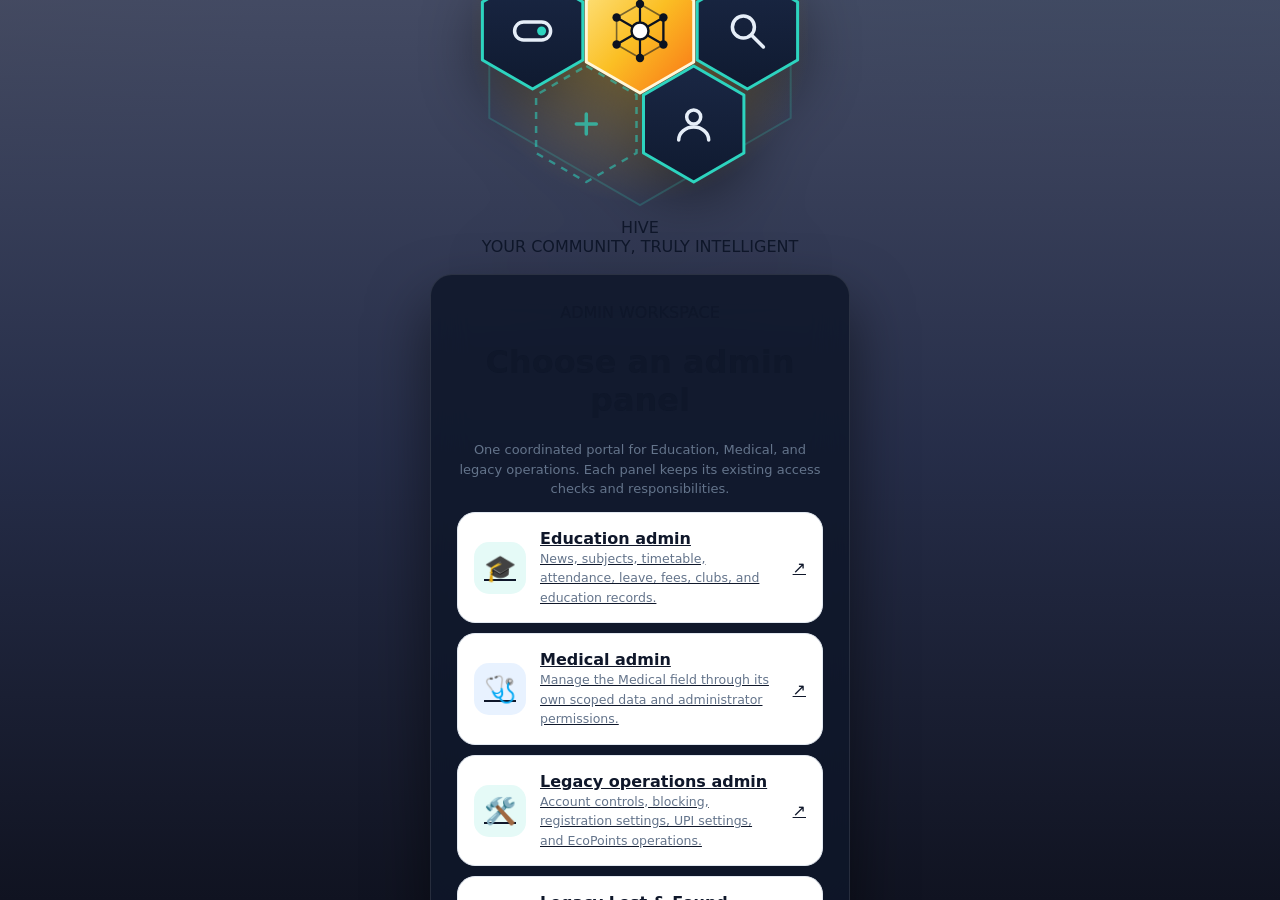
<file: admin.html>
<!DOCTYPE html>
<html lang="en" data-theme="light">
<head>
<meta charset="UTF-8">
<meta name="viewport" content="width=device-width, initial-scale=1, viewport-fit=cover">
<meta name="robots" content="noindex, nofollow">
<meta name="theme-color" content="#0b1220">
<title>HIVE Admin Hub</title>
<link rel="icon" href="icon.svg" type="image/svg+xml">
<link rel="stylesheet" href="styles.css">
<link rel="stylesheet" href="hive.css">
<link rel="stylesheet" href="hive-ui.css">
</head>
<body>
<div class="phone admin-hub-page">
  <div class="login-hero admin-hub-hero">
    <div class="login-hero-inner admin-hub-inner">
      <div class="hv-logo login-brand-assembly" role="img" aria-label="HIVE — your community, truly intelligent">
        <img class="login-brand-mark" src="hive_mark.svg" width="336" height="368" alt="" decoding="async">
        <div class="login-brand-wordmark">HIVE</div>
        <div class="login-brand-tagline">YOUR COMMUNITY, TRULY INTELLIGENT</div>
      </div>
      <div class="login-form-card admin-hub-card">
        <div class="admin-eyebrow">ADMIN WORKSPACE</div>
        <h1>Choose an admin panel</h1>
        <p class="hsub admin-hub-sub">One coordinated portal for Education, Medical, and legacy operations. Each panel keeps its existing access checks and responsibilities.</p>
        <a class="fcard admin-choice" href="admin-education.html"><span class="fe">🎓</span><span><b>Education admin</b><small>News, subjects, timetable, attendance, leave, fees, clubs, and education records.</small></span><span class="admin-arrow">↗</span></a>
        <a class="fcard admin-choice med" href="admin-medical.html"><span class="fe">🩺</span><span><b>Medical admin</b><small>Manage the Medical field through its own scoped data and administrator permissions.</small></span><span class="admin-arrow">↗</span></a>
        <a class="fcard admin-choice" href="ops.html"><span class="fe">🛠️</span><span><b>Legacy operations admin</b><small>Account controls, blocking, registration settings, UPI settings, and EcoPoints operations.</small></span><span class="admin-arrow">↗</span></a>
        <a class="fcard admin-choice" href="admin_legacy.html"><span class="fe">🧭</span><span><b>Legacy Lost &amp; Found admin</b><small>Open the older dedicated Lost &amp; Found management page.</small></span><span class="admin-arrow">↗</span></a>
        <div class="login-footer-note"><a class="adminlink" href="index.html">← Back to the HIVE app</a></div>
      </div>
    </div>
  </div>
</div>
</body>
</html>
</file>
<file: styles.css>
:root{
  --primary:#1d4ed8; --primary-dark:#0b1f4d; --accent:#2563eb; --gold:#f59e0b;
  --bg:#eef2fb; --card:#ffffff; --text:#0f172a; --muted:#64748b; --line:#e2e8f0;
  --found:#15803d; --found-bg:#dcfce7; --lost:#b91c1c; --lost-bg:#fee2e2;
}
@media (prefers-color-scheme: dark){
  :root:not([data-theme="light"]){
    --bg:#0b1220; --card:#16203a; --text:#e7ecf7; --muted:#93a1c0; --line:#25324f;
    --found-bg:#0d2f1d; --lost-bg:#3a1414;
  }
}
:root[data-theme="dark"]{
  --bg:#0b1220; --card:#16203a; --text:#e7ecf7; --muted:#93a1c0; --line:#25324f;
  --found-bg:#0d2f1d; --lost-bg:#3a1414;
}
*{box-sizing:border-box;-webkit-tap-highlight-color:transparent;}
html{height:100%;}
body{margin:0; min-height:100%; font-family:-apple-system,'Segoe UI',Roboto,Helvetica,Arial,sans-serif;
  background:#070a18; color:var(--text); display:flex; overflow:hidden;}
.phone{flex:1; width:100%; max-width:none; height:100vh; height:100dvh;
  background:var(--bg); border-radius:0; box-shadow:none; overflow:hidden;
  display:flex; flex-direction:column; position:relative;}
.top{padding:20px 28px 12px; display:flex; align-items:center; justify-content:space-between; flex-shrink:0;}
.brand{display:flex; align-items:center; gap:10px; font-weight:800; color:var(--primary); font-size:18px;}
.brand svg{width:26px;height:31px;}
.bell{position:relative; width:40px; height:40px; border-radius:50%; background:var(--card); display:flex;
  align-items:center; justify-content:center; cursor:pointer; border:1px solid var(--line);}
.bell svg{width:20px;height:20px;}
.dot{position:absolute; top:7px; right:8px; width:8px; height:8px; border-radius:50%; background:var(--lost); border:2px solid var(--card);}
.back-btn{width:40px;height:40px;border-radius:50%;background:var(--card);display:flex;align-items:center;justify-content:center;
  cursor:pointer;border:1px solid var(--line);font-size:20px;color:var(--primary);}
.screen{flex:1; overflow-y:auto; overflow-x:hidden; padding:0 28px 24px; -webkit-overflow-scrolling:touch; min-height:0;}
.screen::-webkit-scrollbar{width:6px;}
.screen::-webkit-scrollbar-thumb{background:var(--line);border-radius:3px;}
.nav{display:flex; justify-content:space-around;
  padding:12px 8px calc(12px + env(safe-area-inset-bottom,0px));
  background:var(--card); border-top:1px solid var(--line); flex-shrink:0;
  position:sticky; bottom:0; z-index:10;}
.navbtn{display:flex; flex-direction:column; align-items:center; gap:4px; font-size:11px; color:var(--muted);
  background:none; border:none; cursor:pointer; padding:6px 10px; font-family:inherit; flex:1; max-width:100px; transition:color .2s;}
.navbtn svg{width:22px;height:22px;}
.navbtn.active{color:var(--primary); font-weight:700;}
.card{background:var(--card); border-radius:16px; padding:18px; border:1px solid var(--line);}
.btn{display:block; width:100%; padding:14px; border-radius:12px; border:none; font-weight:700; font-size:14px;
  cursor:pointer; text-align:center; font-family:inherit; transition:transform .15s;}
.btn-primary{background:var(--primary); color:#fff;}
.btn-primary:hover{background:#1740b8;}
.btn-primary:disabled{opacity:.5; cursor:not-allowed;}
.btn-outline{background:transparent; color:var(--primary); border:1.5px solid var(--primary);}
.btn-gold{background:var(--gold); color:#3a2600;}
.label{font-size:13px; font-weight:700; color:var(--muted); margin:16px 0 8px; display:block; text-transform:uppercase; letter-spacing:.5px;}
.input,select,textarea{width:100%; padding:13px 15px; border-radius:12px; border:1px solid var(--line);
  background:var(--card); color:var(--text); font-size:15px; font-family:inherit; outline:none; transition:border-color .2s;}
.input:focus,select:focus,textarea:focus{border-color:var(--primary); box-shadow:0 0 0 3px rgba(37,99,235,.15);}
textarea{resize:vertical; min-height:80px;}
.h1{font-size:24px; font-weight:800; margin:8px 0 4px; letter-spacing:-.4px;}
.sub{color:var(--muted); font-size:14px; margin:0 0 12px; line-height:1.5;}
.tag{font-size:11px; font-weight:800; padding:4px 10px; border-radius:20px; letter-spacing:.3px; white-space:nowrap;}
.tag.found{background:var(--found-bg); color:var(--found);}
.tag.lost{background:var(--lost-bg); color:var(--lost);}
.ico{width:48px; height:48px; border-radius:14px; display:flex; align-items:center; justify-content:center;
  font-size:22px; background:#dbe6ff; flex-shrink:0;}
.imeta{color:var(--muted); font-size:12.5px; margin-top:3px;}
.home-greeting .eyebrow{font-size:12px; font-weight:800; color:var(--primary); text-transform:uppercase; letter-spacing:1px; margin-bottom:6px;}
.home-greeting h1{font-size:28px; font-weight:800; margin:0 0 4px; letter-spacing:-.6px;}
.home-greeting p{font-size:15px; color:var(--muted); margin:0;}
.home-search{margin-bottom:16px;}
.home-search input{width:100%; padding:15px 20px; border-radius:16px; border:1px solid var(--line);
  background:var(--card); color:var(--text); font-size:15px; outline:none; font-family:inherit;}
.home-search input:focus{border-color:var(--primary); box-shadow:0 0 0 3px rgba(37,99,235,.15);}
.home-filters{display:flex; gap:10px; margin-bottom:22px; overflow-x:auto; padding-bottom:4px;}
.home-filters::-webkit-scrollbar{display:none;}
.filter-pill{padding:9px 20px; border-radius:30px; border:1px solid var(--line); background:var(--card);
  color:var(--muted); font-size:13px; font-weight:700; white-space:nowrap; cursor:pointer; font-family:inherit; transition:all .2s;}
.filter-pill.active{background:var(--primary); color:#fff; border-color:var(--primary);}
.home-actions{display:grid; grid-template-columns:1fr 1fr; gap:14px; margin-bottom:28px;}
.action-card{background:var(--card); border:1px solid var(--line); border-radius:18px; padding:20px 18px;
  cursor:pointer; transition:all .2s; text-align:left;}
.action-card:hover{border-color:var(--primary); transform:translateY(-2px); box-shadow:0 10px 30px rgba(0,0,0,.25);}
.action-icon{width:48px; height:48px; border-radius:14px; display:flex; align-items:center; justify-content:center;
  font-size:22px; margin-bottom:14px;}
.action-icon.lost{background:rgba(220,38,38,.15); color:#f87171;}
.action-icon.found{background:rgba(22,163,74,.15); color:#4ade80;}
.action-card h3{font-size:15px; font-weight:800; margin:0 0 5px; color:var(--text);}
.action-card p{font-size:12.5px; color:var(--muted); margin:0; line-height:1.45;}
.section-header{display:flex; align-items:center; justify-content:space-between; margin-bottom:14px;}
.section-header h2{font-size:18px; font-weight:800; margin:0; letter-spacing:-.3px;}
.section-header a{font-size:13px; color:var(--primary); font-weight:700; text-decoration:none; cursor:pointer;}
.home-item{display:flex; align-items:center; gap:14px; padding:14px 16px; border-radius:16px;
  background:var(--card); border:1px solid var(--line); margin-bottom:10px; cursor:pointer; transition:all .2s;}
.home-item:hover{border-color:var(--primary); transform:translateX(4px);}
.home-item-icon{width:48px; height:48px; border-radius:14px; display:flex; align-items:center; justify-content:center;
  font-size:22px; background:rgba(37,99,235,.12); flex-shrink:0;}
.home-item-info{flex:1; min-width:0;}
.home-item-info h4{font-size:15px; font-weight:700; margin:0 0 3px; color:var(--text);}
.home-item-info p{font-size:12.5px; color:var(--muted); margin:0;}
.recovery-card{background:var(--card); border:1px solid var(--line); border-radius:20px; padding:24px 22px; margin-bottom:20px;}
.recovery-card h3{font-size:17px; font-weight:800; margin:0 0 6px; letter-spacing:-.3px;}
.recovery-quote{font-size:14px; font-style:italic; color:#fbbf24; margin:0 0 22px;}
.recovery-step{display:flex; align-items:flex-start; gap:14px; margin-bottom:18px; position:relative;}
.recovery-step:last-child{margin-bottom:0;}
.recovery-step-num{width:34px; height:34px; border-radius:50%; background:linear-gradient(135deg,#2563eb,#1d4ed8);
  color:#fff; display:flex; align-items:center; justify-content:center; font-weight:800; font-size:13px; flex-shrink:0;
  box-shadow:0 4px 12px rgba(37,99,235,.3);}
.recovery-step-text{font-size:14px; color:var(--text); line-height:1.5; padding-top:6px; font-weight:500;}
.recovery-step:not(:last-child)::after{content:""; position:absolute; left:16px; top:40px; bottom:-18px;
  width:2px; background:linear-gradient(180deg,var(--primary),transparent); opacity:.3;}
.login-hero{position:relative; flex:1; min-height:0; display:flex; align-items:center; justify-content:center;
  padding:40px 24px; overflow-y:auto;}
.login-hero::before{content:""; position:absolute; inset:0;
  background-image:url('https://images.unsplash.com/photo-1523050854058-8df90110c9f1?q=80&w=2070&auto=format&fit=crop');
  background-size:cover; background-position:center; filter:brightness(.45) saturate(.9); z-index:0;}
.login-hero::after{content:""; position:absolute; inset:0;
  background:linear-gradient(180deg, rgba(10,18,48,.75) 0%, rgba(10,18,48,.88) 50%, rgba(7,10,24,.96) 100%); z-index:1;}
.login-hero-inner{position:relative; z-index:2; max-width:520px; width:100%;
  display:flex; flex-direction:column; align-items:center; text-align:center; animation:fadeUp .7s ease-out;}
@keyframes fadeUp{from{opacity:0;transform:translateY(24px);}to{opacity:1;transform:translateY(0);}}
.login-logo{width:88px; height:106px; margin-bottom:18px; filter:drop-shadow(0 12px 28px rgba(0,0,0,.5));
  animation:floatLogo 4s ease-in-out infinite;}
@keyframes floatLogo{0%,100%{transform:translateY(0);}50%{transform:translateY(-8px);}}
.login-title{font-size:34px; font-weight:800; color:#fff; letter-spacing:-.8px; margin:0 0 6px; text-shadow:0 4px 24px rgba(0,0,0,.6);}
.login-subtitle{font-size:14px; color:rgba(255,255,255,.75); letter-spacing:.6px; margin:0 0 30px; font-weight:600; text-transform:uppercase;}
.login-quote{font-size:20px; font-style:italic; font-weight:400; color:#fbbf24; line-height:1.5; margin:0 0 40px;
  padding:0 16px; max-width:420px; text-shadow:0 2px 16px rgba(0,0,0,.6);}
.login-form-card{width:100%; max-width:400px; background:rgba(15,23,42,.85); backdrop-filter:blur(18px);
  -webkit-backdrop-filter:blur(18px); border:1px solid rgba(255,255,255,.1); border-radius:22px;
  padding:28px 26px 24px; box-shadow:0 30px 60px rgba(0,0,0,.5);}
.login-tabs{display:flex; background:rgba(255,255,255,.06); border-radius:14px; padding:4px; margin-bottom:22px;
  border:1px solid rgba(255,255,255,.08);}
.login-tab{flex:1; text-align:center; padding:11px; border-radius:11px; font-weight:700; font-size:14px;
  cursor:pointer; color:rgba(255,255,255,.55); transition:all .2s; user-select:none;}
.login-tab.active{background:#2563eb; color:#fff; box-shadow:0 4px 14px rgba(37,99,235,.4);}
.login-field{margin-bottom:14px; text-align:left;}
.login-field label{display:block; font-size:11px; font-weight:700; color:rgba(255,255,255,.55);
  margin-bottom:7px; text-transform:uppercase; letter-spacing:.7px;}

/* ---------- SHARED INPUT STYLE (email + password look identical) ---------- */
.login-field input{
  width:100%;
  padding:14px 16px;                        /* default: no room reserved */
  border-radius:13px;
  border:1px solid rgba(255,255,255,.12);
  background:rgba(10,18,48,.6);
  color:#fff;
  font-size:15px;
  outline:none;
  font-family:inherit;
  transition:all .2s;
}
.login-field input::placeholder{color:rgba(255,255,255,.3);}
.login-field input:focus{
  border-color:#2563eb;
  background:rgba(10,18,48,.9);
  box-shadow:0 0 0 3px rgba(37,99,235,.25);
}

/* ---------- PASSWORD WRAP: only adds the eye inside the bar ---------- */
.password-wrap{
  position:relative;
  display:flex;
  align-items:center;
  width:100%;
}
.password-wrap input{
  padding-right:46px !important;            /* reserve space so text never sits under the eye */
}
.password-eye{
  position:absolute;
  right:8px;
  top:50%;
  transform:translateY(-50%);
  width:34px;
  height:34px;
  padding:0;
  border:0;
  background:transparent;
  color:rgba(255,255,255,.55);
  cursor:pointer;
  border-radius:50%;
  display:flex;
  align-items:center;
  justify-content:center;
  transition:color .2s, background .2s;
  z-index:2;
}
.password-eye:hover{color:#fff; background:rgba(255,255,255,.10);}
.password-eye:focus-visible{outline:2px solid #2563eb; outline-offset:2px;}
.password-eye svg{width:20px; height:20px; display:block; pointer-events:none;}
.password-eye .eye-closed{display:none;}
.password-eye.on .eye-open{display:none;}
.password-eye.on .eye-closed{display:block;}

/* Hide native browser reveal buttons so only our eye shows */
input[type="password"]::-ms-reveal,
input[type="password"]::-ms-clear{display:none;}
input[type="password"]::-webkit-credentials-auto-fill-button{
  visibility:hidden; display:none !important; pointer-events:none;
}
/* ---------- END INPUT STYLE ---------- */

.login-btn{width:100%; padding:15px; border-radius:13px; border:none;
  background:linear-gradient(135deg,#2563eb,#1d4ed8); color:#fff; font-weight:800; font-size:15px;
  cursor:pointer; font-family:inherit; margin-top:8px; box-shadow:0 8px 24px rgba(37,99,235,.35); transition:all .15s;}
.login-btn:hover{transform:translateY(-1px); box-shadow:0 12px 30px rgba(37,99,235,.45);}
.login-btn:disabled{opacity:.5; cursor:not-allowed; transform:none;}
.login-footer-note{margin-top:18px; font-size:12px; color:rgba(255,255,255,.4); text-align:center;}
.forgot-link{display:block; text-align:center; margin-top:14px; font-size:13px; color:rgba(255,255,255,.5);
  cursor:pointer; transition:color .2s;}
.forgot-link:hover{color:#60a5fa;}
.notif{display:flex; gap:12px; padding:14px; border-radius:14px; background:var(--card); border:1px solid var(--line); margin-bottom:10px;}
.ntext{font-size:14px; line-height:1.45;}
.ntime{color:var(--muted); font-size:12px; margin-top:4px;}
.avatar{width:80px; height:80px; border-radius:50%; background:var(--primary); color:#fff; display:flex;
  align-items:center; justify-content:center; font-weight:800; font-size:30px; margin:0 auto 10px;}
.prow{display:flex; justify-content:space-between; align-items:center; padding:16px 4px; border-bottom:1px solid var(--line);
  font-size:15px; cursor:pointer;}
.prow:last-child{border-bottom:none;}
.stat3{display:grid; grid-template-columns:1fr 1fr 1fr; gap:10px; margin:16px 0;}
.stat{background:var(--card); border:1px solid var(--line); border-radius:14px; padding:12px 8px; text-align:center;}
.stat b{font-size:22px; display:block;}
.stat span{font-size:11px; color:var(--muted); display:block; margin-top:3px;}
.pillrow{display:flex; gap:8px; margin:14px 0; overflow-x:auto; padding-bottom:2px;}
.pill{padding:8px 16px; border-radius:20px; border:1px solid var(--line); font-size:13px; font-weight:700;
  color:var(--muted); white-space:nowrap; cursor:pointer; background:var(--card); font-family:inherit;}
.pill.active{background:var(--primary); color:#fff; border-color:var(--primary);}
.tabs{display:flex; background:var(--card); border-radius:12px; padding:4px; border:1px solid var(--line); margin:14px 0;}
.tab{flex:1; text-align:center; padding:10px; border-radius:9px; font-weight:700; font-size:14px; cursor:pointer; color:var(--muted);}
.tab.active{background:var(--primary); color:#fff;}
.toast{position:fixed; bottom:calc(30px + env(safe-area-inset-bottom,0px)); left:50%; transform:translateX(-50%);
  background:#0f172a; color:#fff; padding:12px 20px; border-radius:30px; font-size:13px; z-index:999;
  box-shadow:0 8px 20px rgba(0,0,0,.4); max-width:88vw; text-align:center; animation:toastIn .25s ease-out;}
@keyframes toastIn{from{opacity:0;transform:translate(-50%,12px);}to{opacity:1;transform:translate(-50%,0);}}
.loading{text-align:center; padding:60px 20px; color:var(--muted);}
.spinner{display:inline-block; width:28px; height:28px; border:3px solid var(--line); border-top-color:var(--primary);
  border-radius:50%; animation:spin .8s linear infinite;}
@keyframes spin{to{transform:rotate(360deg);}}
@media (max-width:520px){
  .login-hero{padding:28px 18px;}
  .login-title{font-size:28px;}
  .login-quote{font-size:17px; margin-bottom:28px;}
  .login-form-card{padding:22px 18px 20px; border-radius:18px;}
  .login-logo{width:72px; height:87px;}
  .top{padding:16px 18px 10px;}
  .screen{padding:0 18px 20px;}
  .home-greeting h1{font-size:22px;}
  .home-actions{gap:10px;}
  .action-card{padding:16px 14px;}
  .action-card h3{font-size:14px;}
  .action-card p{font-size:11.5px;}
  .recovery-card{padding:20px 18px;}
}
html,body,#phone{width:100%;height:100%;min-width:0;}
body{overflow:hidden;}
.phone{min-height:100vh;min-height:100dvh;}
.nav-main{padding-left:max(18px,env(safe-area-inset-left,0px));padding-right:max(18px,env(safe-area-inset-right,0px));}
.nav-main .navbtn{max-width:220px;}
.stats-grid{display:grid;grid-template-columns:repeat(3,minmax(0,1fr));gap:12px;margin:18px 0;}
@media (max-width:700px){.stats-grid{grid-template-columns:repeat(2,minmax(0,1fr));}}
@media (min-width:1000px){.screen{padding-left:clamp(32px,5vw,96px);padding-right:clamp(32px,5vw,96px);}.home-actions{max-width:1100px;}.home-items,.recovery-card,.screen>.card,.screen>.input,.screen>.tabs,.screen>.pillrow{max-width:1200px;}}
/* ===== Photo upload (v4.0) ===== */
.home-item-icon.has-photo{padding:0; overflow:hidden; background:var(--line);}
.home-item-icon.has-photo img{width:100%; height:100%; object-fit:cover; display:block;}

.photo-drop{border:2px dashed var(--line); border-radius:16px; padding:20px 16px; text-align:center; background:var(--card);}
.photo-drop-ico{font-size:34px; line-height:1; margin-bottom:6px;}
.photo-drop-title{font-weight:800; font-size:15px; margin-bottom:4px;}
.photo-drop-hint{font-size:12.5px; color:var(--muted); line-height:1.5; margin:0 auto 14px; max-width:420px;}
.photo-btns{display:flex; gap:10px; max-width:420px; margin:0 auto;}
.photo-btn{flex:1; padding:12px 8px;}
.photo-loading{display:flex; align-items:center; justify-content:center; gap:12px; padding:38px 16px; color:var(--muted);
  border:2px dashed var(--line); border-radius:16px; background:var(--card); font-size:14px;}
.photo-preview{position:relative; border-radius:16px; overflow:hidden; border:1px solid var(--line); background:var(--card); max-width:520px;}
.photo-preview img{display:block; width:100%; max-height:300px; object-fit:cover; background:#000;}
.photo-actions{display:flex; gap:8px; padding:10px; flex-wrap:wrap;}
.photo-chip{border:1px solid var(--line); background:var(--bg); color:var(--text); border-radius:20px; padding:7px 13px;
  font-size:12.5px; font-weight:700; font-family:inherit; cursor:pointer;}
.photo-chip:active{transform:scale(.97);}
.photo-chip.danger{color:var(--lost);}
.photo-size{font-size:11.5px; color:var(--muted); padding:0 12px 10px;}

.item-photo{position:relative; border-radius:18px; overflow:hidden; border:1px solid var(--line); background:#000; cursor:zoom-in; max-width:640px;}
.item-photo img{display:block; width:100%; max-height:340px; object-fit:cover;}
.item-photo-hint{position:absolute; right:10px; bottom:10px; background:rgba(0,0,0,.6); color:#fff; font-size:11.5px;
  font-weight:700; padding:5px 10px; border-radius:20px; backdrop-filter:blur(4px);}

.lightbox{position:fixed; inset:0; z-index:9999; background:rgba(0,0,0,.92); display:flex; align-items:center; justify-content:center;
  padding:max(16px,env(safe-area-inset-top,0px)) 16px max(16px,env(safe-area-inset-bottom,0px)); cursor:zoom-out;}
.lightbox img{max-width:100%; max-height:100%; object-fit:contain; border-radius:8px;}
.lightbox-x{position:absolute; top:max(14px,env(safe-area-inset-top,0px)); right:16px; width:40px; height:40px; border-radius:50%;
  background:rgba(255,255,255,.15); color:#fff; display:flex; align-items:center; justify-content:center; font-size:18px;}


/* ---------- v4.0 visual identification + secure claim UI ---------- */
.photo-purpose{
  margin-top:16px;padding:14px 16px;border:1px solid var(--line);border-radius:14px;
  background:rgba(37,99,235,.06);display:flex;flex-direction:column;gap:4px;
}
.photo-purpose span{font-size:12px;color:var(--muted);line-height:1.45;}
.privacy-note,.claim-notice{
  margin-top:14px;padding:13px 15px;border-radius:13px;font-size:12.5px;line-height:1.45;
  background:var(--card);border:1px solid var(--line);color:var(--muted);
}
.match-section,.claims-section{margin-top:18px;}
.match-card{
  display:flex;gap:12px;align-items:center;padding:11px;border:1px solid var(--line);
  border-radius:15px;background:var(--card);margin-top:10px;cursor:pointer;
}
.match-card:hover{border-color:var(--primary);transform:translateY(-1px);}
.match-photo{
  width:62px;height:62px;border-radius:12px;overflow:hidden;background:rgba(37,99,235,.1);
  display:flex;align-items:center;justify-content:center;font-size:28px;flex-shrink:0;
}
.match-photo img{width:100%;height:100%;object-fit:cover;}
.match-copy{display:flex;flex-direction:column;gap:3px;min-width:0;}
.match-copy b{font-size:14px;}
.match-copy span{font-size:11.5px;color:var(--muted);}
.match-copy strong{font-size:11px;color:var(--primary);}
.claim-card{padding:14px;border:1px solid var(--line);border-radius:14px;background:var(--card);margin-top:10px;}
.claim-head{display:flex;align-items:center;justify-content:space-between;gap:10px;}
.claim-status{font-size:10px;font-weight:800;padding:4px 8px;border-radius:20px;}
.claim-status.pending{background:#fff7ed;color:#c2410c;}
.claim-status.approved{background:var(--found-bg);color:var(--found);}
.claim-status.rejected{background:var(--lost-bg);color:var(--lost);}
.claim-actions{display:grid;grid-template-columns:1fr 1fr;gap:9px;margin-top:10px;}
.claim-actions .btn{padding:10px;font-size:12px;}
</file>
<file: hive.css>
/* HIVE theme — loaded after styles.css; forces the dark navy / teal / amber palette */
:root[data-theme="dark"]{
  --primary:#2dd4bf; --primary-dark:#0b1220; --accent:#2dd4bf; --gold:#fbbf24;
  --bg:#0b1220; --card:#131d33; --text:#f8fafc; --muted:#94a3b8; --line:#22304f;
}
body{background:#070b14;}
.brand{color:var(--text);}
.btn-primary{background:linear-gradient(135deg,#2dd4bf,#14b8a6)!important;color:#0b1220!important;border:none;}
.navbtn{font-size:10px;padding:6px 2px;}
.navbtn svg{width:22px;height:22px;}
.navbtn.active{color:var(--gold);}
.screen{padding:0 20px 90px;}
.hh1{font-size:24px;font-weight:800;margin:6px 0 4px;}
.hh2{font-size:16px;font-weight:800;margin:20px 0 10px;}
.hsub{color:var(--muted);font-size:13px;line-height:1.45;}
.hsub.body{margin-top:6px;font-size:14px;color:var(--text);opacity:.85;}
.hsub.fine{font-size:11px;text-align:center;margin-top:18px;}
.hcard{background:var(--card);border:1px solid var(--line);border-radius:16px;padding:14px 16px;margin-bottom:12px;}
.hcard.glow{border-color:var(--gold);box-shadow:0 0 22px rgba(251,191,36,.12);}
.hcard summary{cursor:pointer;list-style:none;}
.hmeta{display:flex;align-items:center;justify-content:space-between;gap:8px;font-size:12px;color:var(--muted);margin-bottom:6px;}
.tag{background:rgba(45,212,191,.14);color:var(--primary);border-radius:999px;padding:3px 10px;font-size:11px;font-weight:700;}
.hhead{display:flex;align-items:center;gap:12px;cursor:pointer;}
.hico{font-size:24px;}
.hbody{margin-top:12px;border-top:1px solid var(--line);padding-top:6px;}
.hrow{display:flex;align-items:center;gap:12px;padding:10px 0;border-bottom:1px solid var(--line);}
.hrow:last-child{border-bottom:none;}
.when{min-width:52px;color:var(--gold);}
.hbtn{background:none;border:1px solid var(--primary);color:var(--primary);border-radius:10px;padding:6px 12px;font-family:inherit;cursor:pointer;}
.sw{width:44px;height:26px;border-radius:13px;background:var(--line);position:relative;flex-shrink:0;transition:background .2s;}
.sw i{position:absolute;top:3px;left:3px;width:20px;height:20px;border-radius:50%;background:#fff;transition:left .2s;}
.sw.on{background:var(--primary);}
.sw.on i{left:21px;}
.hpills{display:flex;gap:8px;overflow-x:auto;margin:12px 0;padding-bottom:4px;}
.hpill{flex-shrink:0;background:var(--card);border:1px solid var(--line);color:var(--text);border-radius:999px;padding:8px 14px;font-size:13px;font-family:inherit;cursor:pointer;}
.hpill.on{background:var(--primary);color:#0b1220;border-color:var(--primary);font-weight:700;}
.hpill.ai{border-color:var(--gold);color:var(--gold);}
.hpill:disabled{opacity:.5;}
.hnote{background:rgba(251,191,36,.1);border:1px solid rgba(251,191,36,.4);color:var(--gold);border-radius:12px;padding:10px 14px;font-size:12px;margin:0 20px 10px;}
.screen .hnote{margin:0 0 12px;}
.hai{width:100%;margin:6px 0;border:1px solid var(--gold);color:var(--gold);background:transparent;border-radius:14px;padding:12px;font-family:inherit;font-weight:700;cursor:pointer;}
.hprof{display:flex;align-items:center;gap:14px;margin:10px 0 14px;}
.hprof .avatar{margin:0;flex-shrink:0;}
.att{margin:10px 0;}
.bar{height:8px;background:var(--line);border-radius:4px;overflow:hidden;}
.bar i{display:block;height:100%;background:var(--primary);border-radius:4px;}
.bar i.low{background:#f87171;}
.warn{color:#f87171;font-weight:700;}
.chatlist,.ailist{overflow-y:auto;padding:6px 20px;min-height:0;}
.chatlist{flex:1;}
.chatbar{display:flex;gap:10px;padding:10px 20px;border-top:1px solid var(--line);flex-shrink:0;}
.chatbar .input{flex:1;margin:0;}
.chatbar .btn{width:auto;padding:0 18px;}
.msg{max-width:82%;margin:10px 0;}
.msg.me{margin-left:auto;text-align:right;}
.msg .who{font-size:11px;color:var(--gold);margin-bottom:3px;}
.msg .bub{display:inline-block;background:var(--card);border:1px solid var(--line);border-radius:16px 16px 16px 4px;padding:9px 13px;text-align:left;word-break:break-word;}
.msg.me .bub{background:var(--primary);color:#0b1220;border-color:var(--primary);border-radius:16px 16px 4px 16px;}
.msg .tm{font-size:10px;color:var(--muted);margin-top:2px;}
.aiscreen{display:flex;flex-direction:column;}
.ailist{padding:0;margin-bottom:10px;max-height:46vh;}
.aim{padding:10px 14px;border-radius:14px;margin:8px 0;font-size:14px;line-height:1.5;max-width:92%;word-break:break-word;}
.aim.user{background:var(--primary);color:#0b1220;margin-left:auto;}
.aim.assistant{background:var(--card);border:1px solid var(--line);}
.aim.error{background:rgba(248,113,113,.12);border:1px solid #f87171;color:#fca5a5;}
.aim.typing{opacity:.7;}
.ok{color:#4ade80;}.bad{color:#f87171;}
#hiveFab{position:absolute;right:16px;bottom:calc(84px + env(safe-area-inset-bottom,0px));z-index:20;border:none;border-radius:999px;padding:12px 18px;font-weight:800;font-family:inherit;cursor:pointer;color:#0b1220;background:linear-gradient(135deg,#fde68a,#fbbf24,#f97316);box-shadow:0 8px 24px rgba(251,191,36,.35);}

.hmeta .hh1{color:var(--text);}

/* ===== HIVE v2: trust-first type, motion, news, logo ===== */
:root{--font:'Inter',system-ui,-apple-system,'Segoe UI',Roboto,sans-serif;--head:'Poppins','Inter',system-ui,sans-serif}
body,button,input,select,textarea{font-family:var(--font)}
.hh1,.hh2,.login-title,.brand span{font-family:var(--head)}
:focus-visible{outline:2px solid var(--primary);outline-offset:2px}
@keyframes hvPop{from{transform:scale(.95) translateY(6px);opacity:0}to{transform:none;opacity:1}}
@keyframes hvFloat{0%,100%{transform:translateY(0)}50%{transform:translateY(-12px)}}
@keyframes hvPulse{50%{opacity:.35}}
@keyframes hvTick{from{transform:translateX(100%)}to{transform:translateX(-100%)}}
.hcard,.news,.login-form-card{animation:hvPop .35s cubic-bezier(.2,1.25,.4,1) both}
.btn,.hbtn,.hpill,.navbtn,.login-btn{transition:transform .12s,background .2s}
.btn:active,.hbtn:active,.hpill:active,.navbtn:active,.login-btn:active{transform:scale(.94)}
.hv-logo{display:block;width:min(340px,78%);height:auto;margin:0 auto 18px;border-radius:22px;animation:hvFloat 4.2s ease-in-out infinite;filter:drop-shadow(0 18px 30px rgba(0,0,0,.45))}
.login-form-card{max-width:420px;margin:0 auto}
.navbtn.lfbtn{border-left:1px solid var(--line);margin-left:2px}.navbtn.lfbtn.active,.navbtn.lfbtn:hover{color:var(--gold)}
.hhead{width:100%}.hrow.col{flex-direction:column;align-items:stretch;gap:2px}.hrow.dim{opacity:.55}
.two{display:grid;grid-template-columns:1fr 1fr;gap:10px}
.code{background:rgba(45,212,191,.14);color:var(--primary);border-radius:8px;padding:3px 8px;font-weight:800;font-size:12px;min-width:48px;text-align:center}
.syl{margin:4px 0 8px;padding-left:18px;font-size:13px;line-height:1.7}
.anote{background:rgba(251,191,36,.1);border-left:3px solid var(--gold);padding:6px 10px;border-radius:6px;font-size:13px;margin:4px 0}
.payp{background:rgba(45,212,191,.06);border:1px solid var(--line);border-radius:12px;padding:12px;margin-top:8px}
.st-approved,.st-verified{background:rgba(74,222,128,.15);color:#4ade80}.st-denied,.st-rejected{background:rgba(248,113,113,.15);color:#f87171}
.st-pending,.st-submitted,.st-initiated{background:rgba(251,191,36,.15);color:#fbbf24}.st-questioned{background:rgba(249,115,22,.18);color:#fb923c}.tag.now{background:#4ade80;color:#0b1220}
/* news */
.newsscreen{padding-top:6px}
.news{border-radius:18px;padding:22px 20px;margin:0 0 14px;color:#fff;border:1px solid transparent}
.news .nl{font-size:11px;font-weight:800;letter-spacing:.14em;display:flex;align-items:center;gap:8px;opacity:.95}
.news h2{font-family:var(--head);font-size:22px;line-height:1.2;margin:10px 0}.news p{font-size:15px;line-height:1.55;opacity:.92;margin:0 0 12px}.news .nt{font-size:12px;opacity:.75}
.news.urgent{background:linear-gradient(160deg,#991b1b,#dc2626);box-shadow:0 10px 30px rgba(220,38,38,.3)}
.news.important{background:linear-gradient(160deg,#92400e,#d97706);box-shadow:0 10px 30px rgba(217,119,6,.25)}
.news.hero{min-height:58vh;display:flex;flex-direction:column;justify-content:center;margin:0 -4px 16px}.news.hero h2{font-size:clamp(28px,7vw,44px)}.news.hero p{font-size:17px}
.live{width:9px;height:9px;border-radius:50%;background:#fff;display:inline-block;animation:hvPulse 1.1s infinite}
.ticker{background:#7f1d1d;color:#fff;overflow:hidden;white-space:nowrap;font-size:12px;font-weight:700;padding:7px 0;flex-shrink:0}.ticker span{display:inline-block;padding-left:100%;animation:hvTick 22s linear infinite}
.newsov{position:fixed;inset:0;z-index:100;background:linear-gradient(160deg,#7f1d1d,#dc2626 70%);color:#fff;padding:max(28px,env(safe-area-inset-top)) 24px max(24px,env(safe-area-inset-bottom));display:flex;flex-direction:column;justify-content:center;animation:hvPop .3s both;overflow-y:auto}
.newsov .nl{font-size:12px;font-weight:800;letter-spacing:.16em;display:flex;gap:8px;align-items:center}.newsov h2{font-family:var(--head);font-size:clamp(30px,8vw,52px);line-height:1.1;margin:16px 0}.newsov p{font-size:18px;line-height:1.55}.newsov .nt{opacity:.8;margin:8px 0 22px}
.newsov .btn{background:#fff!important;color:#7f1d1d!important;max-width:420px}
#netbar{position:fixed;top:0;left:0;right:0;z-index:120;background:#b45309;color:#fff;text-align:center;font-size:13px;font-weight:700;padding:8px 12px;padding-top:max(8px,env(safe-area-inset-top))}
#hiveFab{display:none!important}
@media(prefers-reduced-motion:reduce){*{animation:none!important;transition:none!important}}
.adminlink{display:inline-block;margin-top:10px;color:var(--gold);font-weight:700;text-decoration:none}

/* ===== HIVE v3: clubs, SDGs, gallery, talents, podcast, tour ===== */
.secbar{margin:0;padding:8px 14px;flex-wrap:nowrap;flex-shrink:0;scrollbar-width:none}.secbar::-webkit-scrollbar{display:none}
.club.joined{border-color:var(--primary)}
.sdggrid{display:grid;grid-template-columns:repeat(2,1fr);gap:10px}
.sdgtile{border:0;border-radius:14px;padding:14px 12px;min-height:96px;text-align:left;cursor:pointer;display:flex;flex-direction:column;justify-content:space-between;font-family:inherit;animation:hvPop .4s cubic-bezier(.2,1.25,.4,1) both;animation-delay:calc(var(--i)*30ms);transition:transform .12s}
.sdgtile:active{transform:scale(.95)}.sdgtile b{font-family:var(--head);font-size:26px;line-height:1}.sdgtile span{font-size:12.5px;font-weight:700;line-height:1.25}
.sdghead{border-radius:18px;padding:22px 18px;margin:12px 0;animation:hvPop .35s both}.sdghead b{font-size:13px;letter-spacing:.12em;text-transform:uppercase;opacity:.85}.sdghead h2{font-family:var(--head);font-size:24px;margin:6px 0 0;line-height:1.2}
.pimg{display:block;width:100%;max-height:340px;object-fit:cover;border-radius:12px;background:#0b1220}
.ptitle{display:block;font-size:16px;margin-top:6px;font-family:var(--head)}
.clamp{display:-webkit-box;-webkit-line-clamp:3;-webkit-box-orient:vertical;overflow:hidden}
.k-problem{background:rgba(248,113,113,.15);color:#f87171}.k-moment{background:rgba(45,212,191,.15);color:var(--primary)}.k-talent{background:rgba(251,191,36,.18);color:var(--gold)}
.composer{border-color:var(--primary)}.composer textarea{resize:vertical;min-height:110px}
.ep.latest{border-color:var(--gold)}
/* welcome tour */
.tour{position:fixed;inset:0;z-index:130;background:radial-gradient(ellipse 80% 55% at 50% 0%,#17405a,#0b1220 70%);display:flex;justify-content:center;animation:hvPop .35s both;overflow:hidden}
.tour-in{width:min(460px,100%);height:100%;display:flex;flex-direction:column;padding:max(14px,env(safe-area-inset-top)) 20px max(18px,env(safe-area-inset-bottom));color:#f8fafc}
.tskip{align-self:flex-end;background:none;border:0;color:var(--muted);font:inherit;font-weight:700;padding:8px 4px;cursor:pointer}
.tslide{flex:1;min-height:0;overflow-y:auto;display:flex;flex-direction:column;justify-content:center;text-align:center;animation:tIn .5s cubic-bezier(.2,.9,.3,1) both}.tslide.back{animation-name:tInB}
@keyframes tIn{from{opacity:0;transform:translateX(44px) scale(.97)}to{opacity:1;transform:none}}@keyframes tInB{from{opacity:0;transform:translateX(-44px) scale(.97)}to{opacity:1;transform:none}}
.tslide h2{font-family:var(--head);font-size:27px;line-height:1.2;margin:0 0 12px}.tslide p{opacity:.88;line-height:1.6;margin:0 0 12px;font-size:15px}
.tlogo{display:block;width:min(310px,78%);height:auto;aspect-ratio:1600/1120;border-radius:22px;margin:0 auto 22px;animation:hvFloat 4.2s ease-in-out infinite;filter:drop-shadow(0 18px 30px rgba(0,0,0,.5))}
.tgrid{display:grid;grid-template-columns:1fr 1fr;gap:10px;text-align:left}
.ttile{background:rgba(255,255,255,.06);border:1px solid rgba(255,255,255,.1);border-radius:16px;padding:12px;animation:hvPop .45s cubic-bezier(.2,1.25,.4,1) both;animation-delay:calc(var(--i)*90ms + 160ms)}
.ttile span{font-size:24px}.ttile b{display:block;font-size:14px;margin:4px 0 2px}.ttile small{display:block;opacity:.75;font-size:12px;line-height:1.35}
.thex{display:flex;justify-content:center;gap:10px;margin-bottom:20px}.thex i{width:46px;height:52px;background:linear-gradient(160deg,#fbbf24,#f97316);clip-path:polygon(50% 0,100% 25%,100% 75%,50% 100%,0 75%,0 25%);animation:hvFloat 3s ease-in-out infinite}.thex i:nth-child(2){animation-delay:.4s;background:linear-gradient(160deg,#2dd4bf,#0ea5a4)}.thex i:nth-child(3){animation-delay:.8s}
.tshield{font-size:56px;margin-bottom:10px;animation:hvFloat 3s ease-in-out infinite}
.tdots{display:flex;gap:6px;justify-content:center;margin:12px 0}.tdots i{width:7px;height:7px;border-radius:99px;background:rgba(255,255,255,.25);transition:width .3s,background .3s}.tdots i.on{width:24px;background:var(--gold)}
.tnav{display:flex;justify-content:space-between;gap:10px}.tnav .btn,.tnav span{flex:1}
</file>
<file: hive-ui.css>
/* HIVE UI layer — loads LAST. Visual refinement + per-field accent (Education teal, Medical blue). */
:root{--acc:#2dd4bf;--acc2:#14b8a6;--acc3:#0ea5a4;--acc-rgb:45,212,191;--onacc:#04201c}
:root[data-field="medical"]{--acc:#60a5fa;--acc2:#3b82f6;--acc3:#2563eb;--acc-rgb:96,165,250;--onacc:#04122e}
:root[data-theme="dark"][data-field="medical"]{--primary:#60a5fa;--accent:#60a5fa}
:root[data-field="medical"] .top .brand span::after{content:" · Medical";font-weight:600;opacity:.75}
:root{--r:18px;--r-sm:12px;--ease:cubic-bezier(.2,.8,.2,1);--sh:0 1px 2px rgba(2,8,23,.18),0 8px 24px -12px rgba(2,8,23,.45);--ring:0 0 0 3px rgba(var(--acc-rgb),.35)}
.phone{background:radial-gradient(900px 420px at 85% -10%,rgba(var(--acc-rgb),.10),transparent 60%),radial-gradient(700px 380px at -10% 0,rgba(251,191,36,.06),transparent 55%),var(--bg)}
.screen>*{animation:hvIn .32s var(--ease) both}.screen>*:nth-child(2){animation-delay:.04s}.screen>*:nth-child(3){animation-delay:.08s}.screen>*:nth-child(n+4){animation-delay:.12s}
@keyframes hvIn{from{opacity:0;transform:translateY(8px)}to{opacity:1;transform:none}}
.top{backdrop-filter:blur(10px);-webkit-backdrop-filter:blur(10px)}
.hh1{letter-spacing:-.02em}.hsub{line-height:1.5}
.hcard,.hrow.col,.prow,.news{border-radius:var(--r);box-shadow:var(--sh);transition:transform .18s var(--ease),border-color .18s,box-shadow .18s}
.hcard:active,.prow:active,.hpill:active,.hbtn:active,.btn:active,.navbtn:active{transform:scale(.97)}
@media (hover:hover){.hcard:hover,.prow:hover{border-color:rgba(var(--acc-rgb),.45);transform:translateY(-1px)}}
.hpill{border-radius:999px;min-height:38px;transition:background .18s,color .18s,transform .18s}
.hpill.on{box-shadow:0 4px 14px -4px rgba(var(--acc-rgb),.55)}
.hbtn,.btn{min-height:44px;border-radius:var(--r-sm);font-weight:700;transition:transform .15s var(--ease),filter .15s,box-shadow .15s}
.btn-primary,.login-btn{background:linear-gradient(135deg,var(--acc),var(--acc2) 55%,var(--acc3));color:var(--onacc);border:0;box-shadow:0 8px 22px -8px rgba(20,184,166,.7)}
.btn-primary:hover,.login-btn:hover{filter:brightness(1.07)}
.btn:disabled,.login-btn:disabled{opacity:.5;filter:grayscale(.4);cursor:not-allowed}
.input,.login-field input,select.input,textarea.input{border-radius:var(--r-sm);min-height:46px;transition:border-color .15s,box-shadow .15s}
.input:focus,.login-field input:focus,textarea:focus,select:focus{outline:0;border-color:var(--acc);box-shadow:var(--ring)}
:focus-visible{outline:2px solid var(--acc);outline-offset:2px;border-radius:8px}
.nav-main{margin:0 12px calc(10px + env(safe-area-inset-bottom,0px));border-radius:22px;border:1px solid var(--line);background:color-mix(in srgb,var(--card) 78%,transparent);backdrop-filter:blur(16px) saturate(1.4);-webkit-backdrop-filter:blur(16px) saturate(1.4);box-shadow:0 10px 30px -10px rgba(0,0,0,.55);padding:6px}
.navbtn{border-radius:16px;min-height:52px;position:relative;transition:background .2s,color .2s,transform .15s}
.navbtn.active{background:rgba(var(--acc-rgb),.14);color:var(--acc)}
.navbtn.active::after{content:"";position:absolute;top:4px;left:50%;width:18px;height:3px;margin-left:-9px;border-radius:3px;background:var(--acc)}
.tag{border-radius:999px;font-weight:700;letter-spacing:.02em}
.news.urgent .live{animation:hvPulse 1.4s ease-in-out infinite}@keyframes hvPulse{50%{opacity:.35}}
.hnote{border-radius:var(--r-sm)}
.toast{border-radius:14px;backdrop-filter:blur(8px);box-shadow:var(--sh)}
/* field picker + chip */
.fpick h2{font:800 22px/1.2 var(--head);margin:4px 0 4px;letter-spacing:-.02em}
.fpick .hsub{margin-bottom:14px}
.fcard{display:flex;align-items:center;gap:14px;width:100%;text-align:left;padding:16px;margin-bottom:10px;border-radius:var(--r);border:1px solid var(--line);background:var(--card);color:var(--text);font:inherit;cursor:pointer;transition:transform .18s var(--ease),border-color .18s,box-shadow .18s}
.fcard:hover{border-color:var(--acc);box-shadow:var(--ring);transform:translateY(-2px)}
.fcard:active{transform:scale(.98)}
.fcard .fe{width:52px;height:52px;border-radius:15px;display:grid;place-items:center;font-size:26px;background:rgba(var(--acc-rgb),.12);flex-shrink:0}
.fcard.med .fe{background:rgba(96,165,250,.14)}
.fcard b{display:block;font-size:16px}.fcard small{color:var(--muted);font-size:12.5px;line-height:1.4}
.fcard .last{margin-left:auto;font-size:11px;font-weight:700;color:var(--acc);border:1px solid rgba(var(--acc-rgb),.5);border-radius:999px;padding:3px 8px;white-space:nowrap}
.fchip{display:flex;align-items:center;gap:10px;margin:0 0 14px;padding:10px 12px;border-radius:var(--r-sm);background:rgba(var(--acc-rgb),.08);border:1px solid rgba(var(--acc-rgb),.3)}
.fchip span{font-size:22px}.fchip b{flex:1;font-size:14px}
.fchip button{background:none;border:0;color:var(--acc);font:700 13px var(--font);cursor:pointer;padding:6px}
@media (prefers-reduced-motion:reduce){*,*::before,*::after{animation-duration:.01ms!important;transition-duration:.01ms!important}}

/* admin panels */
.adm{max-width:980px;margin:0 auto;padding-bottom:40px}
.adm .hpills{margin:6px 0 14px;overflow-x:auto;flex-wrap:nowrap}.adm .hpill{flex-shrink:0}
.adm .hrow{flex-wrap:wrap;gap:8px}.adm .hsub b{color:var(--text)}
.attrow{display:grid;grid-template-columns:1fr 84px 84px;gap:8px;align-items:center;padding:8px 0;border-bottom:1px solid var(--line)}
.attrow input{min-height:40px;margin:0}.adm .label{margin-top:10px}
</file>
